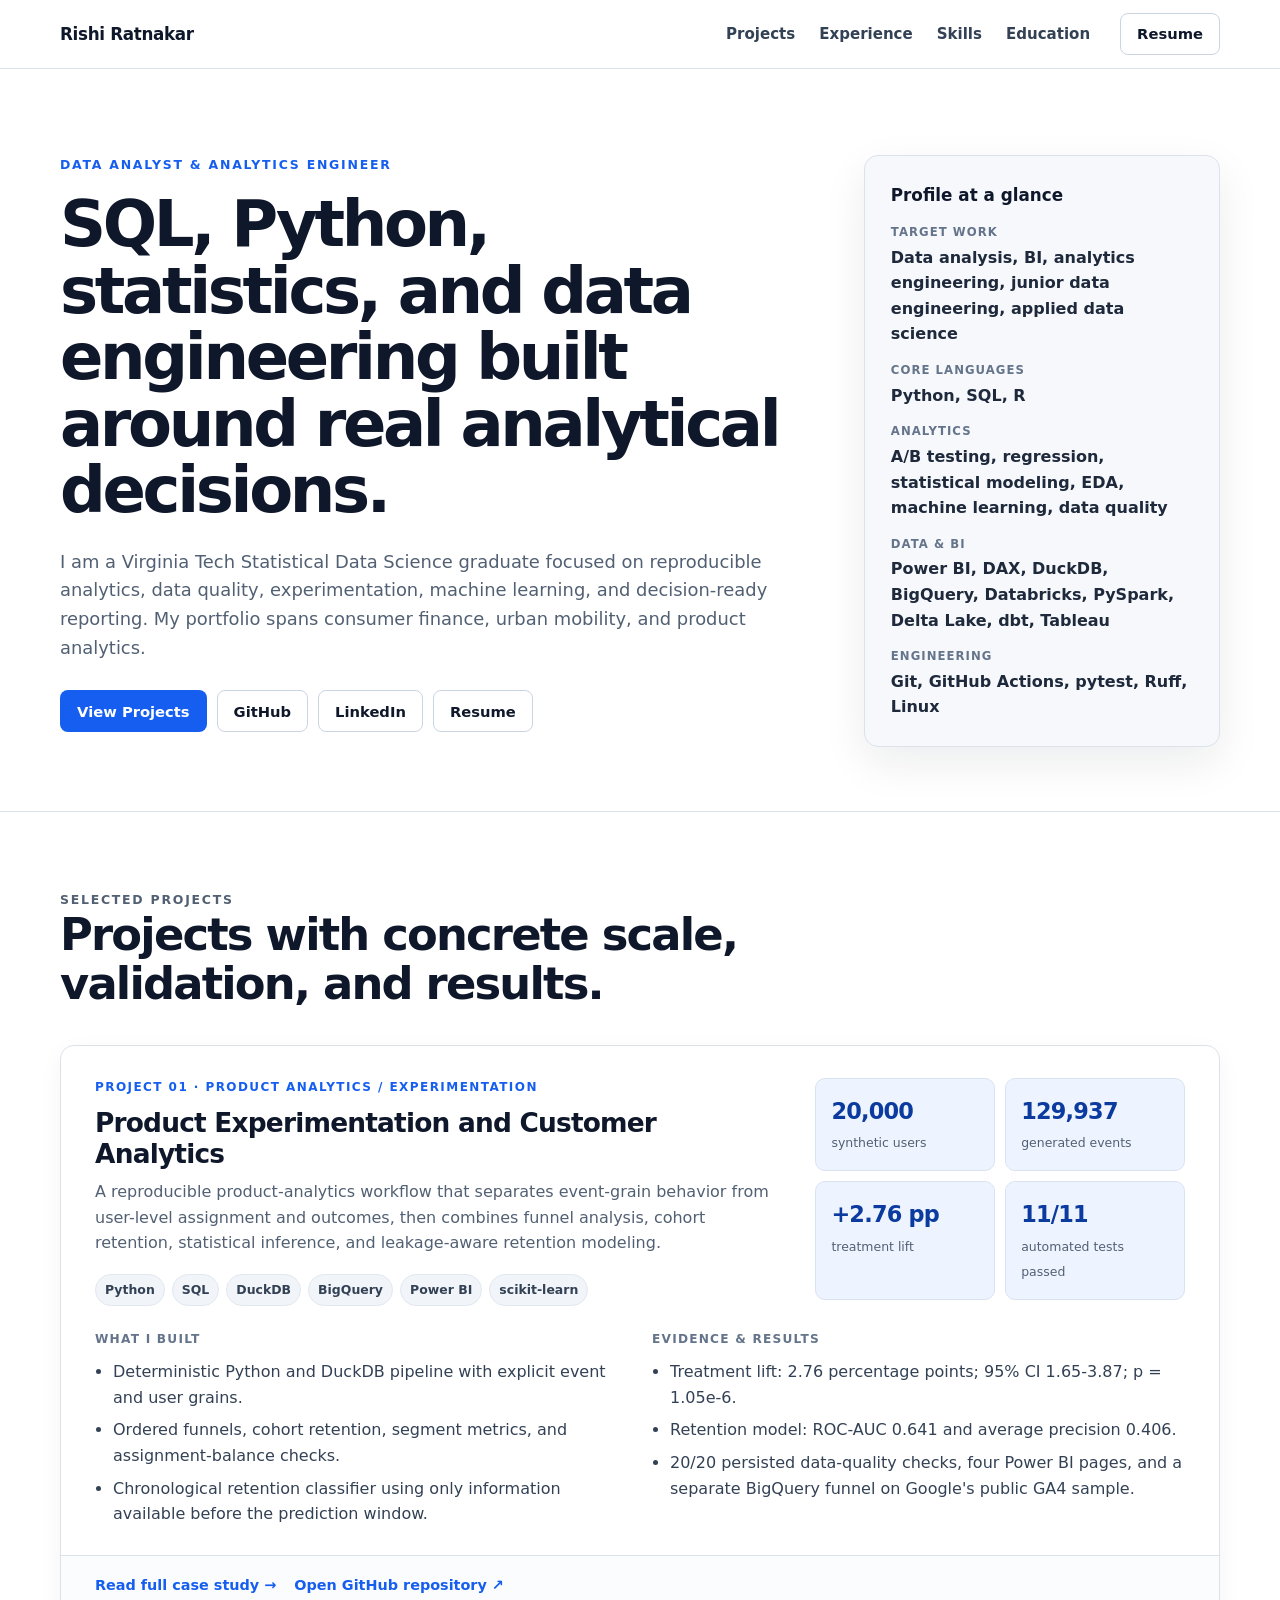
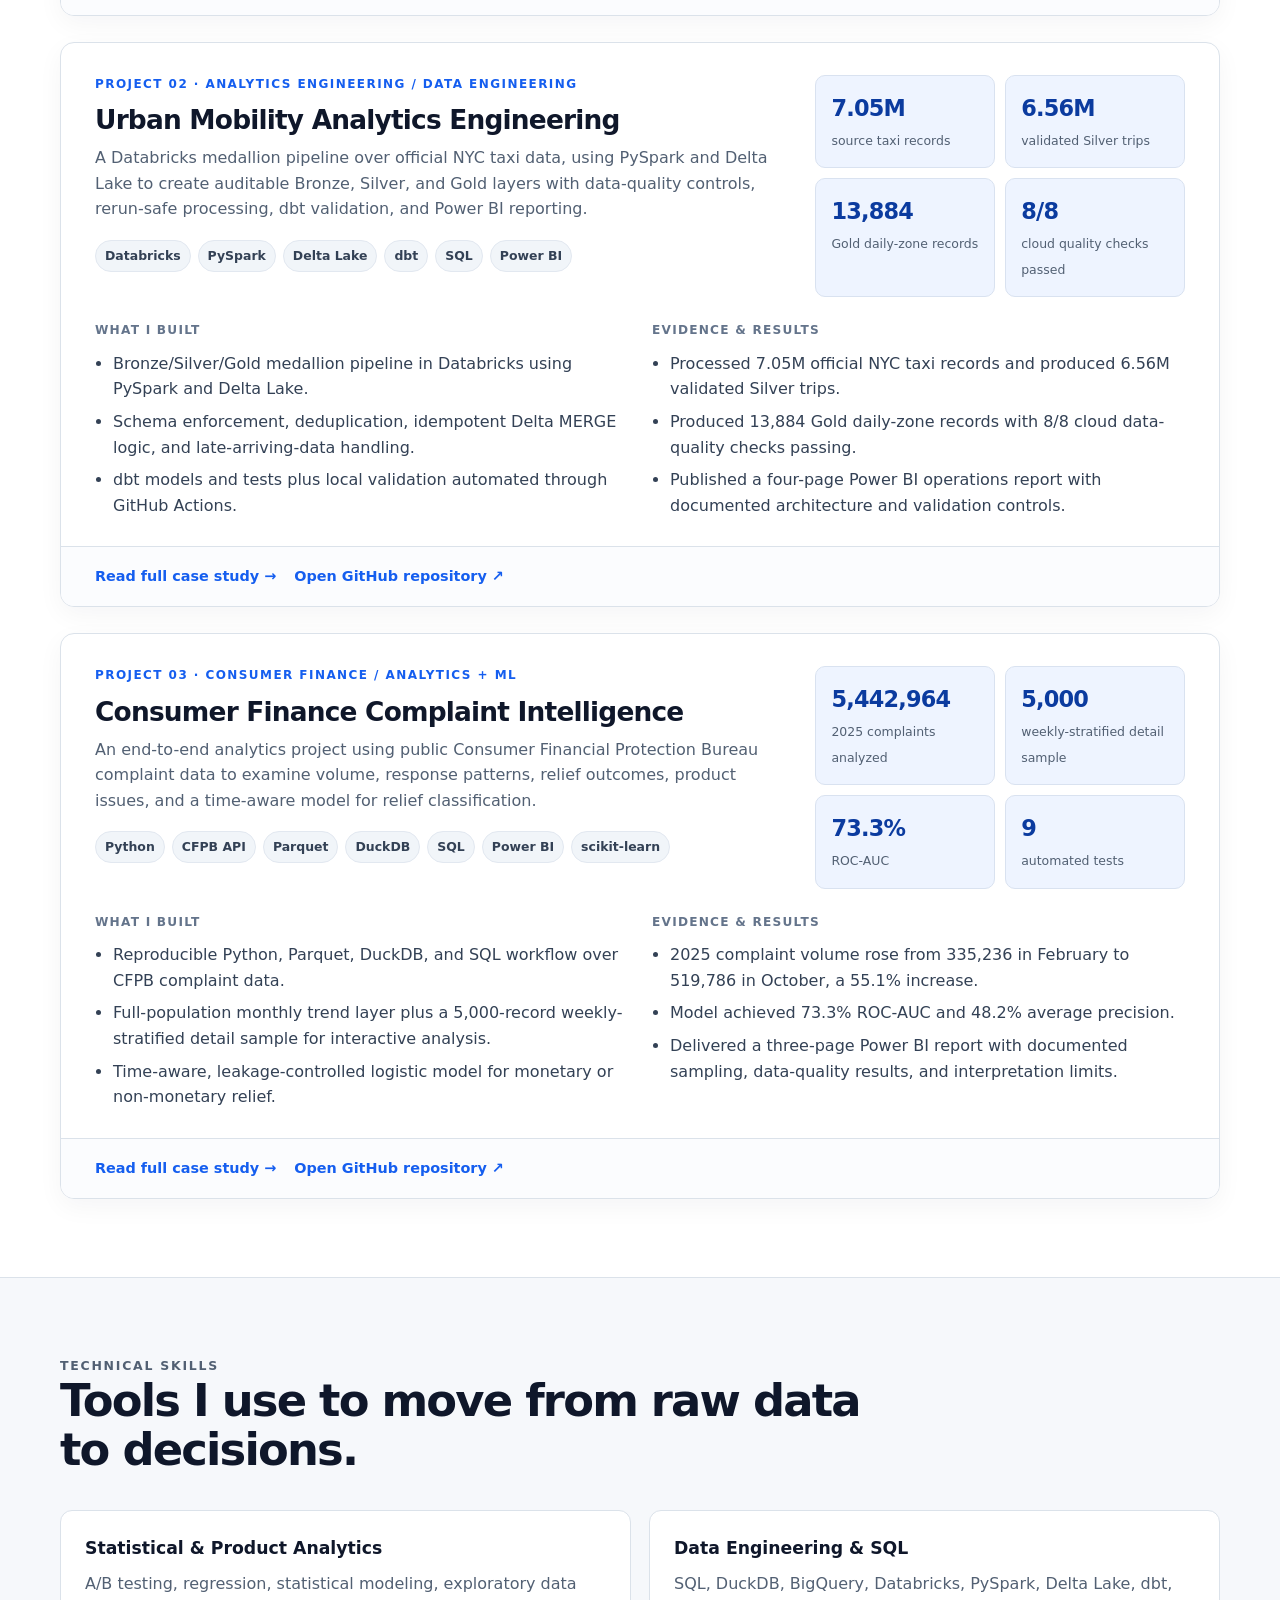
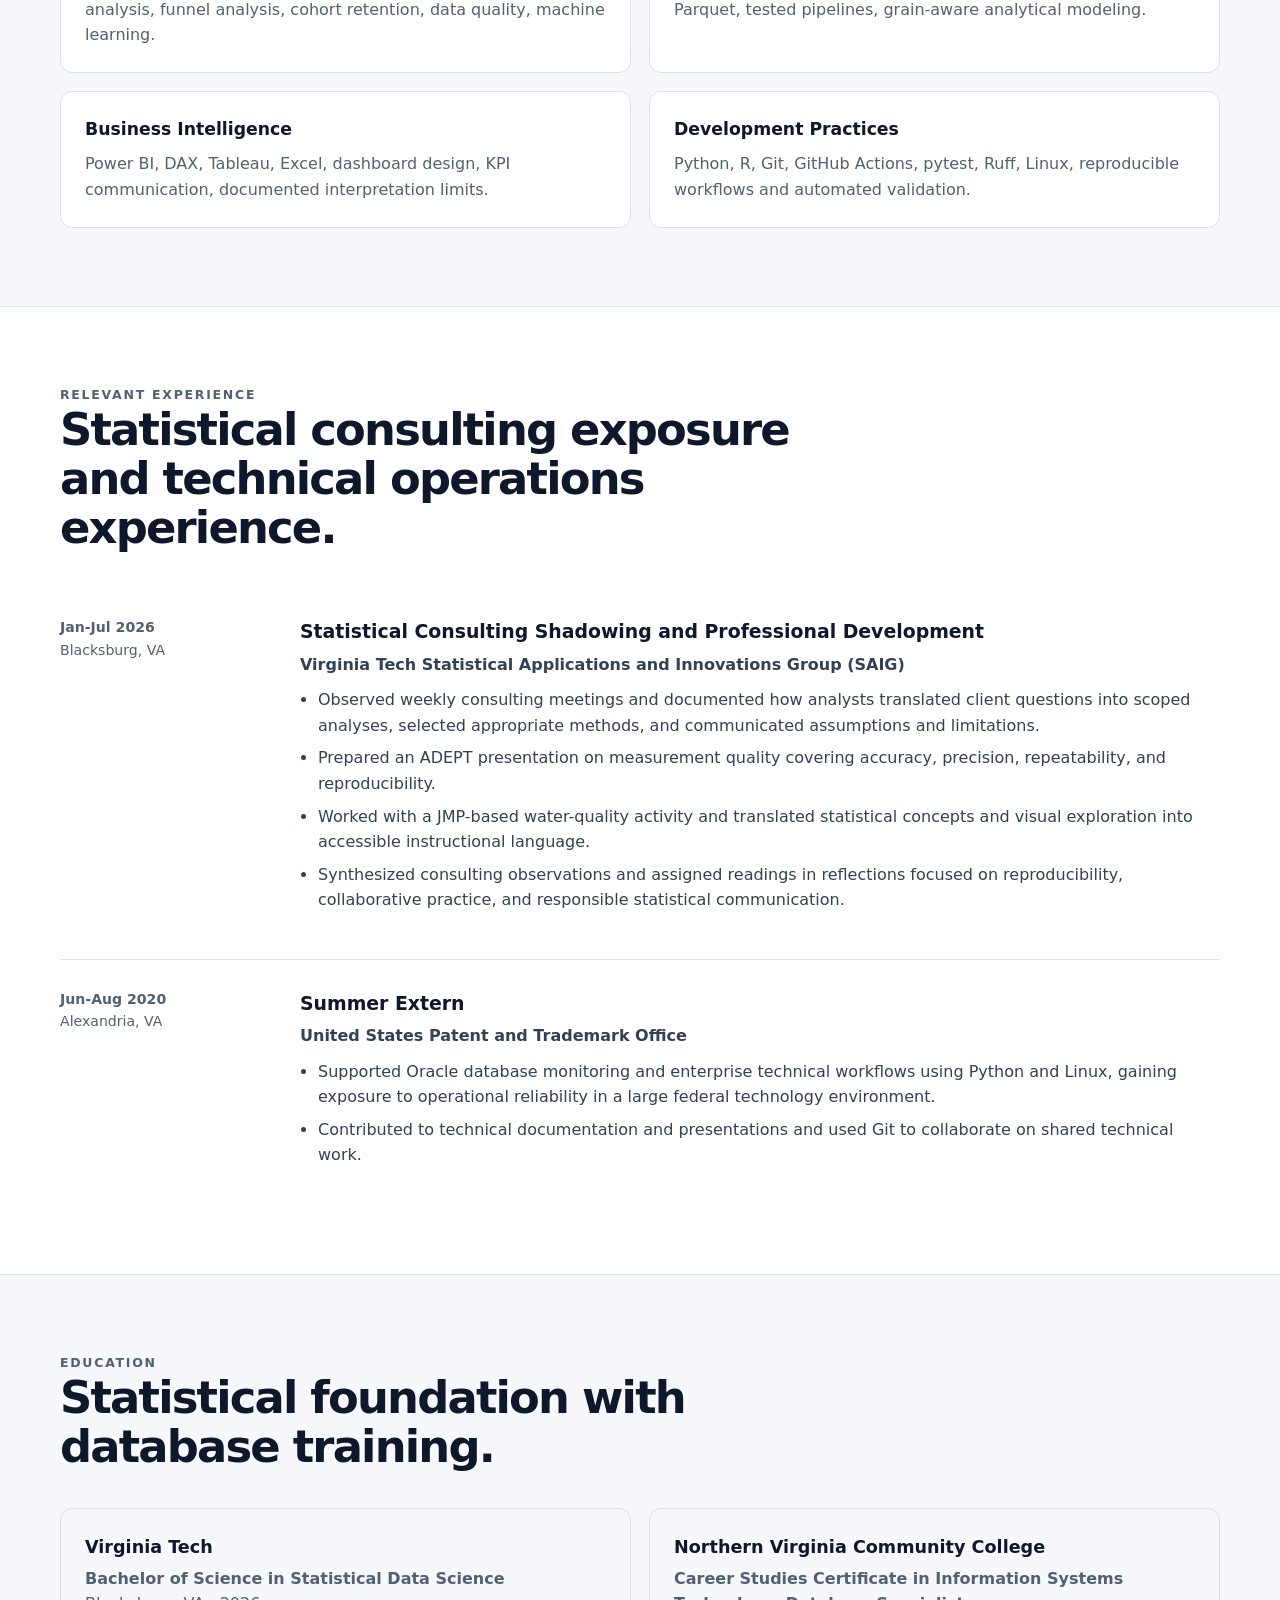
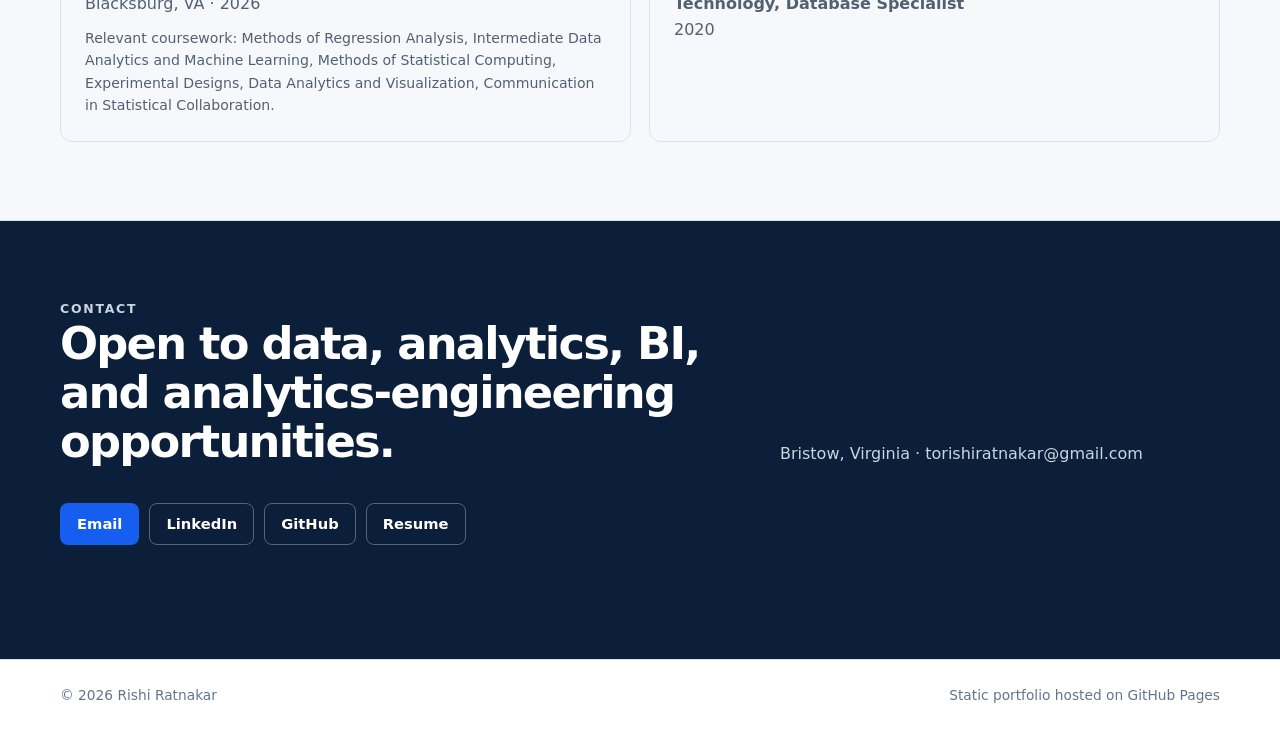
<file: index.html>
<!doctype html>
<html lang="en">
<head>
  <meta charset="utf-8">
  <meta name="viewport" content="width=device-width,initial-scale=1">
  <meta name="description" content="Rishi Ratnakar - Data Analyst and Analytics Engineer portfolio featuring product experimentation, urban mobility engineering, and consumer finance analytics projects.">
  <title>Rishi Ratnakar | Data Analyst & Analytics Engineer</title>
  <link rel="stylesheet" href="styles.css">
</head>
<body>
<header class="site-header">
  <nav class="nav shell" aria-label="Primary navigation">
    <a class="brand" href="#top">Rishi Ratnakar</a>
    <div class="nav-links">
      <a href="#projects">Projects</a><a href="#experience">Experience</a><a href="#skills">Skills</a><a href="#education">Education</a>
    </div>
    <a class="button button-secondary" href="resume.pdf" target="_blank" rel="noopener">Resume</a>
  </nav>
</header>
<main id="top">
<section class="hero">
  <div class="shell hero-grid">
    <div>
      <p class="kicker">Data Analyst & Analytics Engineer</p>
      <h1>SQL, Python, statistics, and data engineering built around real analytical decisions.</h1>
      <p class="hero-lede">I am a Virginia Tech Statistical Data Science graduate focused on reproducible analytics, data quality, experimentation, machine learning, and decision-ready reporting. My portfolio spans consumer finance, urban mobility, and product analytics.</p>
      <div class="actions">
        <a class="button button-primary" href="#projects">View Projects</a>
        <a class="button button-secondary" href="https://github.com/RishiRatnakarData" target="_blank" rel="noopener">GitHub</a>
        <a class="button button-secondary" href="https://www.linkedin.com/in/rishi-ratnakar/" target="_blank" rel="noopener">LinkedIn</a>
        <a class="button button-secondary" href="resume.pdf" target="_blank" rel="noopener">Resume</a>
      </div>
    </div>
    <aside class="profile-panel" aria-label="Profile summary">
      <h2>Profile at a glance</h2>
      <dl>
        <div><dt>Target work</dt><dd>Data analysis, BI, analytics engineering, junior data engineering, applied data science</dd></div>
        <div><dt>Core languages</dt><dd>Python, SQL, R</dd></div>
        <div><dt>Analytics</dt><dd>A/B testing, regression, statistical modeling, EDA, machine learning, data quality</dd></div>
        <div><dt>Data & BI</dt><dd>Power BI, DAX, DuckDB, BigQuery, Databricks, PySpark, Delta Lake, dbt, Tableau</dd></div>
        <div><dt>Engineering</dt><dd>Git, GitHub Actions, pytest, Ruff, Linux</dd></div>
      </dl>
    </aside>
  </div>
</section>

<section class="section" id="projects">
  <div class="shell">
    <div class="section-head section-head-single">
      <div><p class="kicker">Selected Projects</p><h2>Projects with concrete scale, validation, and results.</h2></div>
    </div>
    <div class="projects">

      <article class="project">
        <div class="project-top">
          <div>
            <div class="project-index">Project 01 · Product Analytics / Experimentation</div>
            <h3>Product Experimentation and Customer Analytics</h3>
            <p class="project-summary">A reproducible product-analytics workflow that separates event-grain behavior from user-level assignment and outcomes, then combines funnel analysis, cohort retention, statistical inference, and leakage-aware retention modeling.</p>
            <div class="stack"><span>Python</span><span>SQL</span><span>DuckDB</span><span>BigQuery</span><span>Power BI</span><span>scikit-learn</span></div>
          </div>
          <div class="metrics">
            <div class="metric"><strong>20,000</strong><span>synthetic users</span></div>
            <div class="metric"><strong>129,937</strong><span>generated events</span></div>
            <div class="metric"><strong>+2.76 pp</strong><span>treatment lift</span></div>
            <div class="metric"><strong>11/11</strong><span>automated tests passed</span></div>
          </div>
        </div>
        <div class="project-details">
          <div><h4>What I built</h4><ul><li>Deterministic Python and DuckDB pipeline with explicit event and user grains.</li><li>Ordered funnels, cohort retention, segment metrics, and assignment-balance checks.</li><li>Chronological retention classifier using only information available before the prediction window.</li></ul></div>
          <div><h4>Evidence & results</h4><ul><li>Treatment lift: 2.76 percentage points; 95% CI 1.65-3.87; p = 1.05e-6.</li><li>Retention model: ROC-AUC 0.641 and average precision 0.406.</li><li>20/20 persisted data-quality checks, four Power BI pages, and a separate BigQuery funnel on Google's public GA4 sample.</li></ul></div>
        </div>
        <div class="project-footer"><a href="projects/product-experimentation-analytics.html">Read full case study →</a><a href="https://github.com/RishiRatnakarData/product-experimentation-analytics" target="_blank" rel="noopener">Open GitHub repository ↗</a></div>
      </article>

      <article class="project">
        <div class="project-top">
          <div>
            <div class="project-index">Project 02 · Analytics Engineering / Data Engineering</div>
            <h3>Urban Mobility Analytics Engineering</h3>
            <p class="project-summary">A Databricks medallion pipeline over official NYC taxi data, using PySpark and Delta Lake to create auditable Bronze, Silver, and Gold layers with data-quality controls, rerun-safe processing, dbt validation, and Power BI reporting.</p>
            <div class="stack"><span>Databricks</span><span>PySpark</span><span>Delta Lake</span><span>dbt</span><span>SQL</span><span>Power BI</span></div>
          </div>
          <div class="metrics">
            <div class="metric"><strong>7.05M</strong><span>source taxi records</span></div>
            <div class="metric"><strong>6.56M</strong><span>validated Silver trips</span></div>
            <div class="metric"><strong>13,884</strong><span>Gold daily-zone records</span></div>
            <div class="metric"><strong>8/8</strong><span>cloud quality checks passed</span></div>
          </div>
        </div>
        <div class="project-details">
          <div><h4>What I built</h4><ul><li>Bronze/Silver/Gold medallion pipeline in Databricks using PySpark and Delta Lake.</li><li>Schema enforcement, deduplication, idempotent Delta MERGE logic, and late-arriving-data handling.</li><li>dbt models and tests plus local validation automated through GitHub Actions.</li></ul></div>
          <div><h4>Evidence & results</h4><ul><li>Processed 7.05M official NYC taxi records and produced 6.56M validated Silver trips.</li><li>Produced 13,884 Gold daily-zone records with 8/8 cloud data-quality checks passing.</li><li>Published a four-page Power BI operations report with documented architecture and validation controls.</li></ul></div>
        </div>
        <div class="project-footer"><a href="projects/urban-mobility-analytics-engineering.html">Read full case study →</a><a href="https://github.com/RishiRatnakarData/urban-mobility-analytics-engineering" target="_blank" rel="noopener">Open GitHub repository ↗</a></div>
      </article>

      <article class="project">
        <div class="project-top">
          <div>
            <div class="project-index">Project 03 · Consumer Finance / Analytics + ML</div>
            <h3>Consumer Finance Complaint Intelligence</h3>
            <p class="project-summary">An end-to-end analytics project using public Consumer Financial Protection Bureau complaint data to examine volume, response patterns, relief outcomes, product issues, and a time-aware model for relief classification.</p>
            <div class="stack"><span>Python</span><span>CFPB API</span><span>Parquet</span><span>DuckDB</span><span>SQL</span><span>Power BI</span><span>scikit-learn</span></div>
          </div>
          <div class="metrics">
            <div class="metric"><strong>5,442,964</strong><span>2025 complaints analyzed</span></div>
            <div class="metric"><strong>5,000</strong><span>weekly-stratified detail sample</span></div>
            <div class="metric"><strong>73.3%</strong><span>ROC-AUC</span></div>
            <div class="metric"><strong>9</strong><span>automated tests</span></div>
          </div>
        </div>
        <div class="project-details">
          <div><h4>What I built</h4><ul><li>Reproducible Python, Parquet, DuckDB, and SQL workflow over CFPB complaint data.</li><li>Full-population monthly trend layer plus a 5,000-record weekly-stratified detail sample for interactive analysis.</li><li>Time-aware, leakage-controlled logistic model for monetary or non-monetary relief.</li></ul></div>
          <div><h4>Evidence & results</h4><ul><li>2025 complaint volume rose from 335,236 in February to 519,786 in October, a 55.1% increase.</li><li>Model achieved 73.3% ROC-AUC and 48.2% average precision.</li><li>Delivered a three-page Power BI report with documented sampling, data-quality results, and interpretation limits.</li></ul></div>
        </div>
        <div class="project-footer"><a href="projects/consumer-complaint-intelligence.html">Read full case study →</a><a href="https://github.com/RishiRatnakarData/consumer-complaint-intelligence" target="_blank" rel="noopener">Open GitHub repository ↗</a></div>
      </article>

    </div>
  </div>
</section>

<section class="section section-muted" id="skills">
  <div class="shell">
    <div class="section-head section-head-single"><div><p class="kicker">Technical Skills</p><h2>Tools I use to move from raw data to decisions.</h2></div></div>
    <div class="grid-2">
      <article class="cap-card"><h3>Statistical & Product Analytics</h3><p>A/B testing, regression, statistical modeling, exploratory data analysis, funnel analysis, cohort retention, data quality, machine learning.</p></article>
      <article class="cap-card"><h3>Data Engineering & SQL</h3><p>SQL, DuckDB, BigQuery, Databricks, PySpark, Delta Lake, dbt, Parquet, tested pipelines, grain-aware analytical modeling.</p></article>
      <article class="cap-card"><h3>Business Intelligence</h3><p>Power BI, DAX, Tableau, Excel, dashboard design, KPI communication, documented interpretation limits.</p></article>
      <article class="cap-card"><h3>Development Practices</h3><p>Python, R, Git, GitHub Actions, pytest, Ruff, Linux, reproducible workflows and automated validation.</p></article>
    </div>
  </div>
</section>

<section class="section" id="experience">
  <div class="shell">
    <div class="section-head section-head-single"><div><p class="kicker">Relevant Experience</p><h2>Statistical consulting exposure and technical operations experience.</h2></div></div>
    <div class="timeline">
      <article class="role"><div class="role-meta"><strong>Jan-Jul 2026</strong><br>Blacksburg, VA</div><div><h3>Statistical Consulting Shadowing and Professional Development</h3><div class="org">Virginia Tech Statistical Applications and Innovations Group (SAIG)</div><ul><li>Observed weekly consulting meetings and documented how analysts translated client questions into scoped analyses, selected appropriate methods, and communicated assumptions and limitations.</li><li>Prepared an ADEPT presentation on measurement quality covering accuracy, precision, repeatability, and reproducibility.</li><li>Worked with a JMP-based water-quality activity and translated statistical concepts and visual exploration into accessible instructional language.</li><li>Synthesized consulting observations and assigned readings in reflections focused on reproducibility, collaborative practice, and responsible statistical communication.</li></ul></div></article>
      <article class="role"><div class="role-meta"><strong>Jun-Aug 2020</strong><br>Alexandria, VA</div><div><h3>Summer Extern</h3><div class="org">United States Patent and Trademark Office</div><ul><li>Supported Oracle database monitoring and enterprise technical workflows using Python and Linux, gaining exposure to operational reliability in a large federal technology environment.</li><li>Contributed to technical documentation and presentations and used Git to collaborate on shared technical work.</li></ul></div></article>
    </div>
  </div>
</section>

<section class="section section-muted" id="education">
  <div class="shell">
    <div class="section-head section-head-single"><div><p class="kicker">Education</p><h2>Statistical foundation with database training.</h2></div></div>
    <div class="edu-grid">
      <article class="edu-card"><h3>Virginia Tech</h3><p><strong>Bachelor of Science in Statistical Data Science</strong><br>Blacksburg, VA · 2026</p><p class="coursework">Relevant coursework: Methods of Regression Analysis, Intermediate Data Analytics and Machine Learning, Methods of Statistical Computing, Experimental Designs, Data Analytics and Visualization, Communication in Statistical Collaboration.</p></article>
      <article class="edu-card"><h3>Northern Virginia Community College</h3><p><strong>Career Studies Certificate in Information Systems Technology, Database Specialist</strong><br>2020</p></article>
    </div>
  </div>
</section>

<section class="section contact">
  <div class="shell">
    <div class="section-head"><div><p class="kicker">Contact</p><h2>Open to data, analytics, BI, and analytics-engineering opportunities.</h2></div><p>Bristow, Virginia · torishiratnakar@gmail.com</p></div>
    <div class="actions"><a class="button button-primary" href="mailto:torishiratnakar@gmail.com">Email</a><a class="button button-secondary" href="https://www.linkedin.com/in/rishi-ratnakar/" target="_blank" rel="noopener">LinkedIn</a><a class="button button-secondary" href="https://github.com/RishiRatnakarData" target="_blank" rel="noopener">GitHub</a><a class="button button-secondary" href="resume.pdf" target="_blank" rel="noopener">Resume</a></div>
  </div>
</section>
</main>
<footer class="footer"><div class="shell footer-inner"><span>© 2026 Rishi Ratnakar</span><span>Static portfolio hosted on GitHub Pages</span></div></footer>
</body>
</html>
</file>
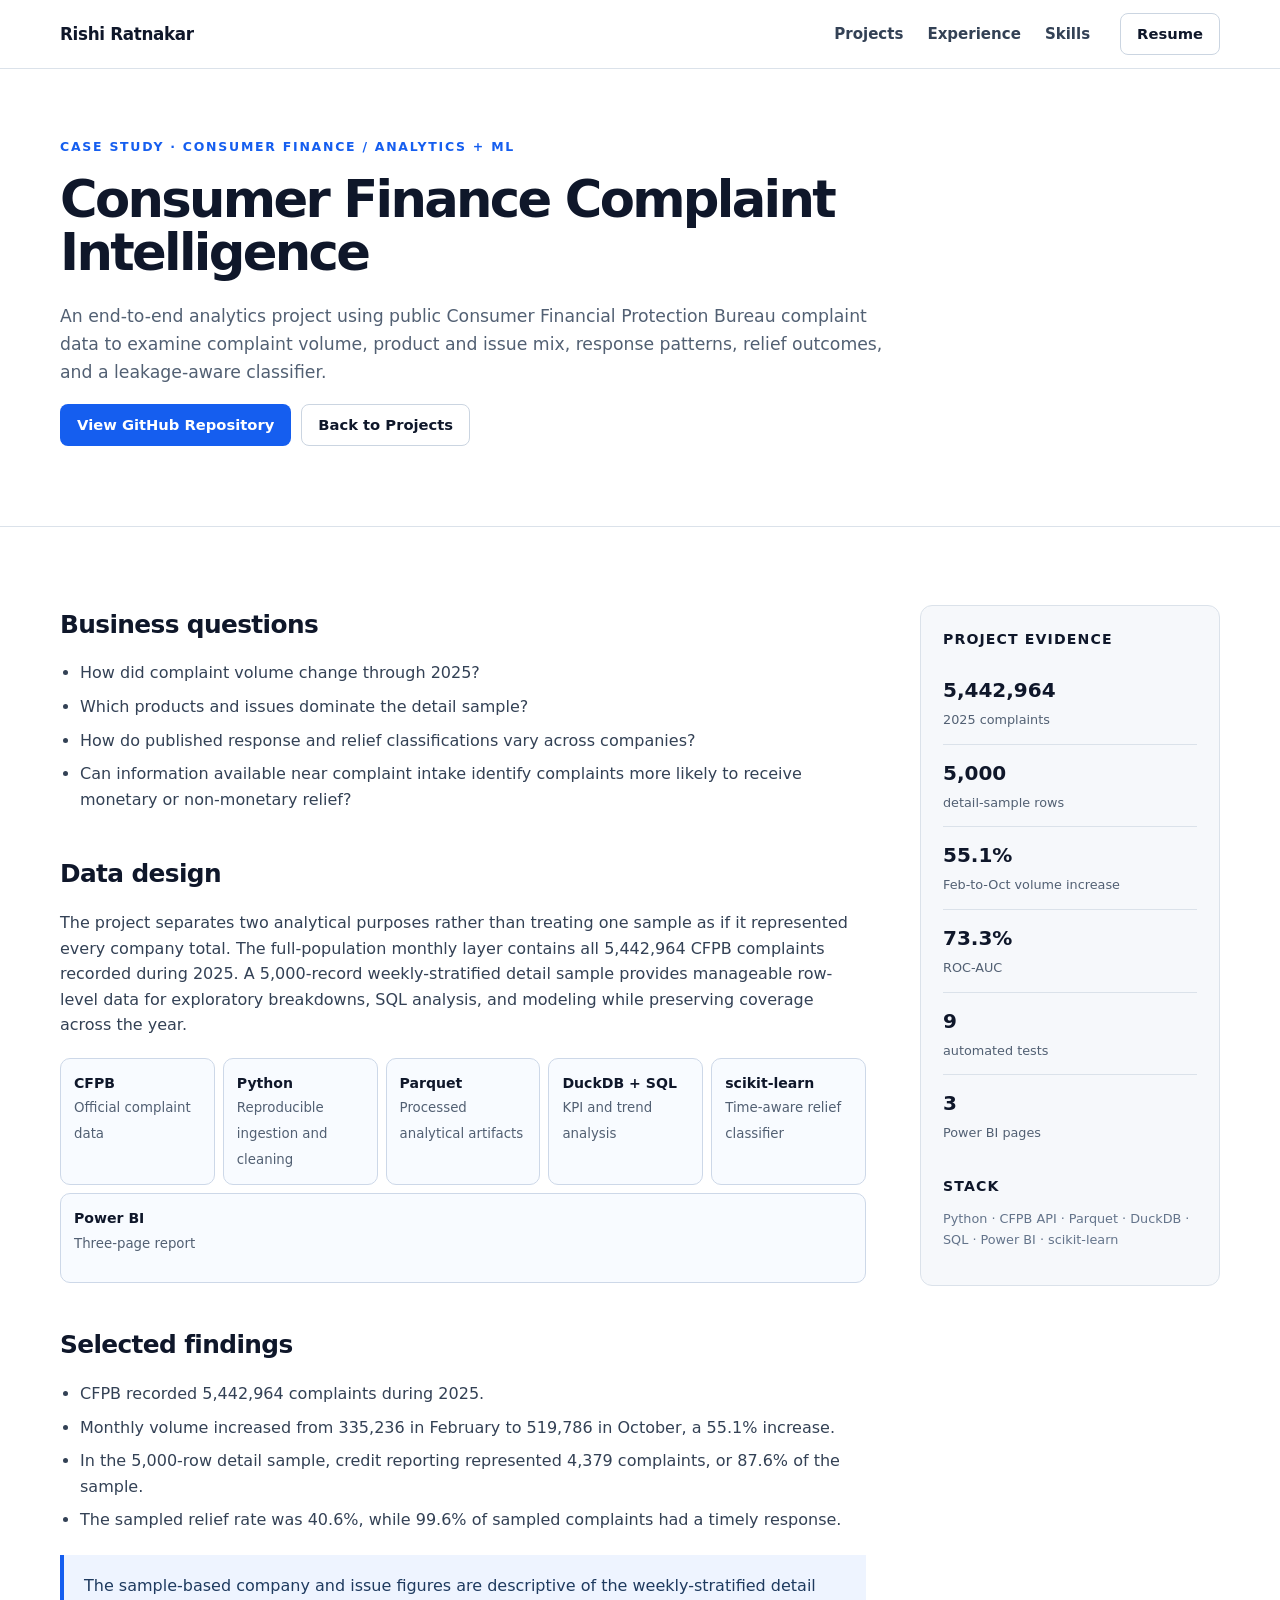
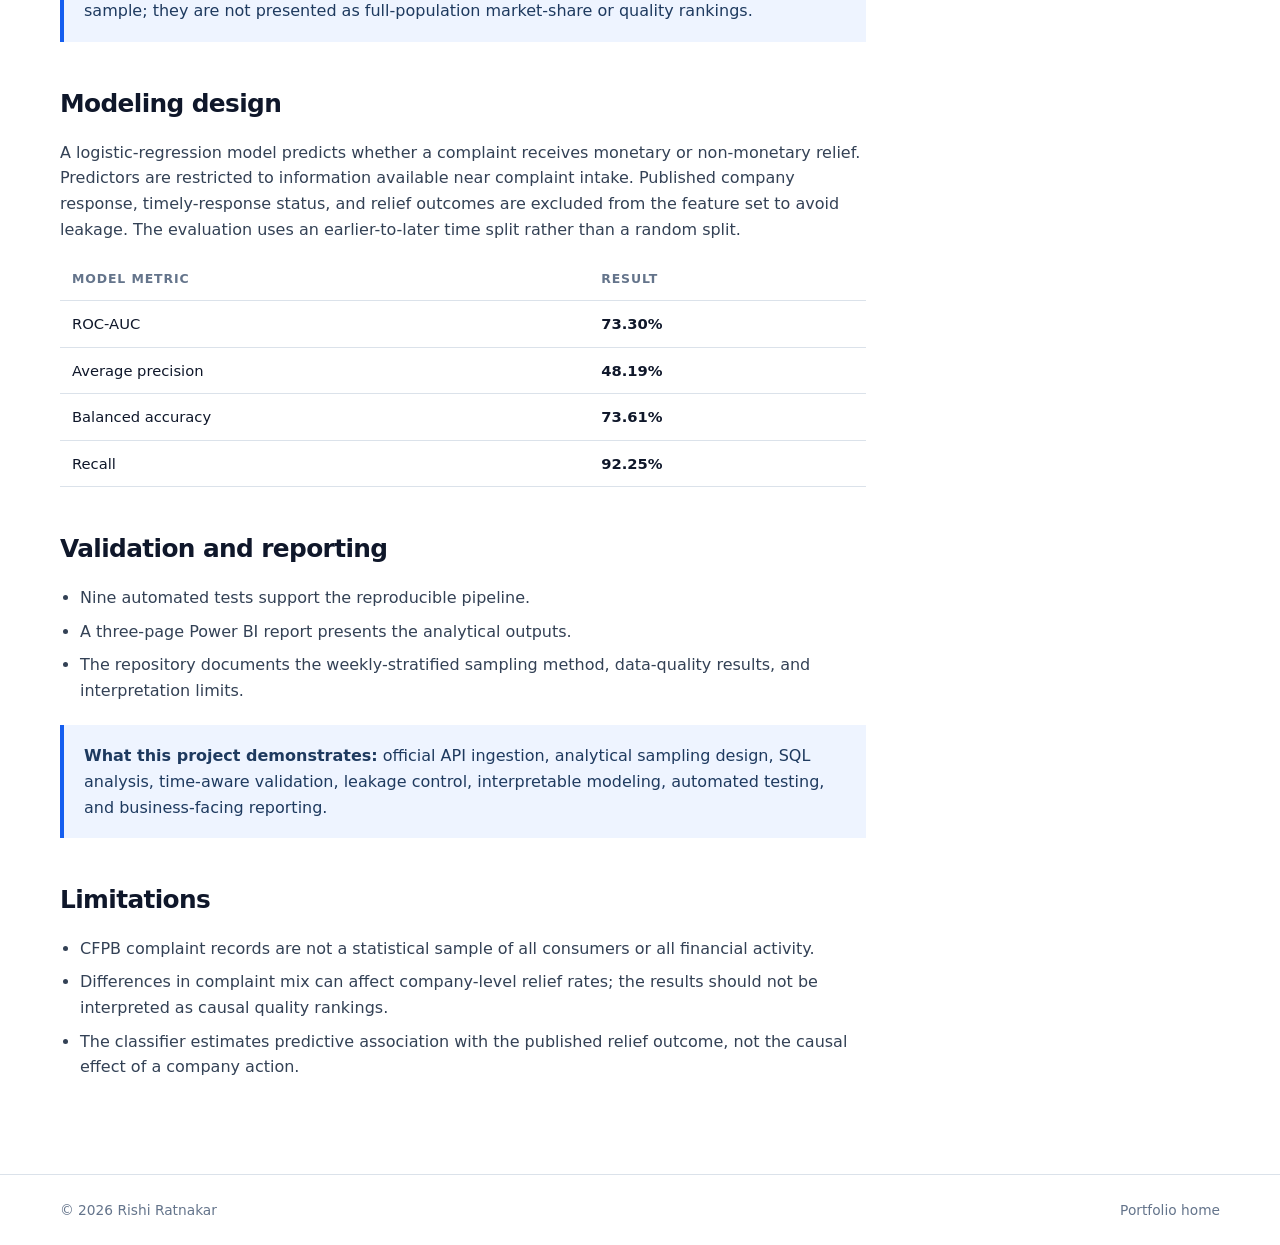
<file: projects/consumer-complaint-intelligence.html>
<!doctype html><html lang="en"><head><meta charset="utf-8"><meta name="viewport" content="width=device-width,initial-scale=1"><meta name="description" content="Consumer Finance Complaint Intelligence case study by Rishi Ratnakar."><title>Consumer Finance Complaint Intelligence | Rishi Ratnakar</title><link rel="stylesheet" href="../styles.css"></head><body>
<header class="site-header"><nav class="nav shell"><a class="brand" href="../index.html">Rishi Ratnakar</a><div class="nav-links"><a href="../index.html#projects">Projects</a><a href="../index.html#experience">Experience</a><a href="../index.html#skills">Skills</a></div><a class="button button-secondary" href="../resume.pdf" target="_blank" rel="noopener">Resume</a></nav></header>
<main><section class="case-hero"><div class="shell"><p class="kicker">Case Study · Consumer Finance / Analytics + ML</p><h1>Consumer Finance Complaint Intelligence</h1><p class="case-sub">An end-to-end analytics project using public Consumer Financial Protection Bureau complaint data to examine complaint volume, product and issue mix, response patterns, relief outcomes, and a leakage-aware classifier.</p><div class="actions"><a class="button button-primary" href="https://github.com/RishiRatnakarData/consumer-complaint-intelligence" target="_blank" rel="noopener">View GitHub Repository</a><a class="button button-secondary" href="../index.html#projects">Back to Projects</a></div></div></section>
<section class="section"><div class="shell case-grid"><article class="case-main">
<h2>Business questions</h2><ul><li>How did complaint volume change through 2025?</li><li>Which products and issues dominate the detail sample?</li><li>How do published response and relief classifications vary across companies?</li><li>Can information available near complaint intake identify complaints more likely to receive monetary or non-monetary relief?</li></ul>
<h2>Data design</h2><p>The project separates two analytical purposes rather than treating one sample as if it represented every company total. The full-population monthly layer contains all 5,442,964 CFPB complaints recorded during 2025. A 5,000-record weekly-stratified detail sample provides manageable row-level data for exploratory breakdowns, SQL analysis, and modeling while preserving coverage across the year.</p>
<div class="arch"><div><b>CFPB</b><small>Official complaint data</small></div><div><b>Python</b><small>Reproducible ingestion and cleaning</small></div><div><b>Parquet</b><small>Processed analytical artifacts</small></div><div><b>DuckDB + SQL</b><small>KPI and trend analysis</small></div><div><b>scikit-learn</b><small>Time-aware relief classifier</small></div><div><b>Power BI</b><small>Three-page report</small></div></div>
<h2>Selected findings</h2><ul><li>CFPB recorded 5,442,964 complaints during 2025.</li><li>Monthly volume increased from 335,236 in February to 519,786 in October, a 55.1% increase.</li><li>In the 5,000-row detail sample, credit reporting represented 4,379 complaints, or 87.6% of the sample.</li><li>The sampled relief rate was 40.6%, while 99.6% of sampled complaints had a timely response.</li></ul>
<div class="callout">The sample-based company and issue figures are descriptive of the weekly-stratified detail sample; they are not presented as full-population market-share or quality rankings.</div>
<h2>Modeling design</h2><p>A logistic-regression model predicts whether a complaint receives monetary or non-monetary relief. Predictors are restricted to information available near complaint intake. Published company response, timely-response status, and relief outcomes are excluded from the feature set to avoid leakage. The evaluation uses an earlier-to-later time split rather than a random split.</p>
<table class="results-table"><thead><tr><th>Model metric</th><th>Result</th></tr></thead><tbody><tr><td>ROC-AUC</td><td>73.30%</td></tr><tr><td>Average precision</td><td>48.19%</td></tr><tr><td>Balanced accuracy</td><td>73.61%</td></tr><tr><td>Recall</td><td>92.25%</td></tr></tbody></table>
<h2>Validation and reporting</h2><ul><li>Nine automated tests support the reproducible pipeline.</li><li>A three-page Power BI report presents the analytical outputs.</li><li>The repository documents the weekly-stratified sampling method, data-quality results, and interpretation limits.</li></ul>
<div class="callout"><strong>What this project demonstrates:</strong> official API ingestion, analytical sampling design, SQL analysis, time-aware validation, leakage control, interpretable modeling, automated testing, and business-facing reporting.</div>
<h2>Limitations</h2><ul><li>CFPB complaint records are not a statistical sample of all consumers or all financial activity.</li><li>Differences in complaint mix can affect company-level relief rates; the results should not be interpreted as causal quality rankings.</li><li>The classifier estimates predictive association with the published relief outcome, not the causal effect of a company action.</li></ul>
</article><aside class="sidebar"><h3>Project evidence</h3><div class="stat"><strong>5,442,964</strong><span>2025 complaints</span></div><div class="stat"><strong>5,000</strong><span>detail-sample rows</span></div><div class="stat"><strong>55.1%</strong><span>Feb-to-Oct volume increase</span></div><div class="stat"><strong>73.3%</strong><span>ROC-AUC</span></div><div class="stat"><strong>9</strong><span>automated tests</span></div><div class="stat"><strong>3</strong><span>Power BI pages</span></div><h3 style="margin-top:18px">Stack</h3><p class="small-note">Python · CFPB API · Parquet · DuckDB · SQL · Power BI · scikit-learn</p></aside></div></section></main>
<footer class="footer"><div class="shell footer-inner"><span>© 2026 Rishi Ratnakar</span><a href="../index.html">Portfolio home</a></div></footer></body></html>
</file>
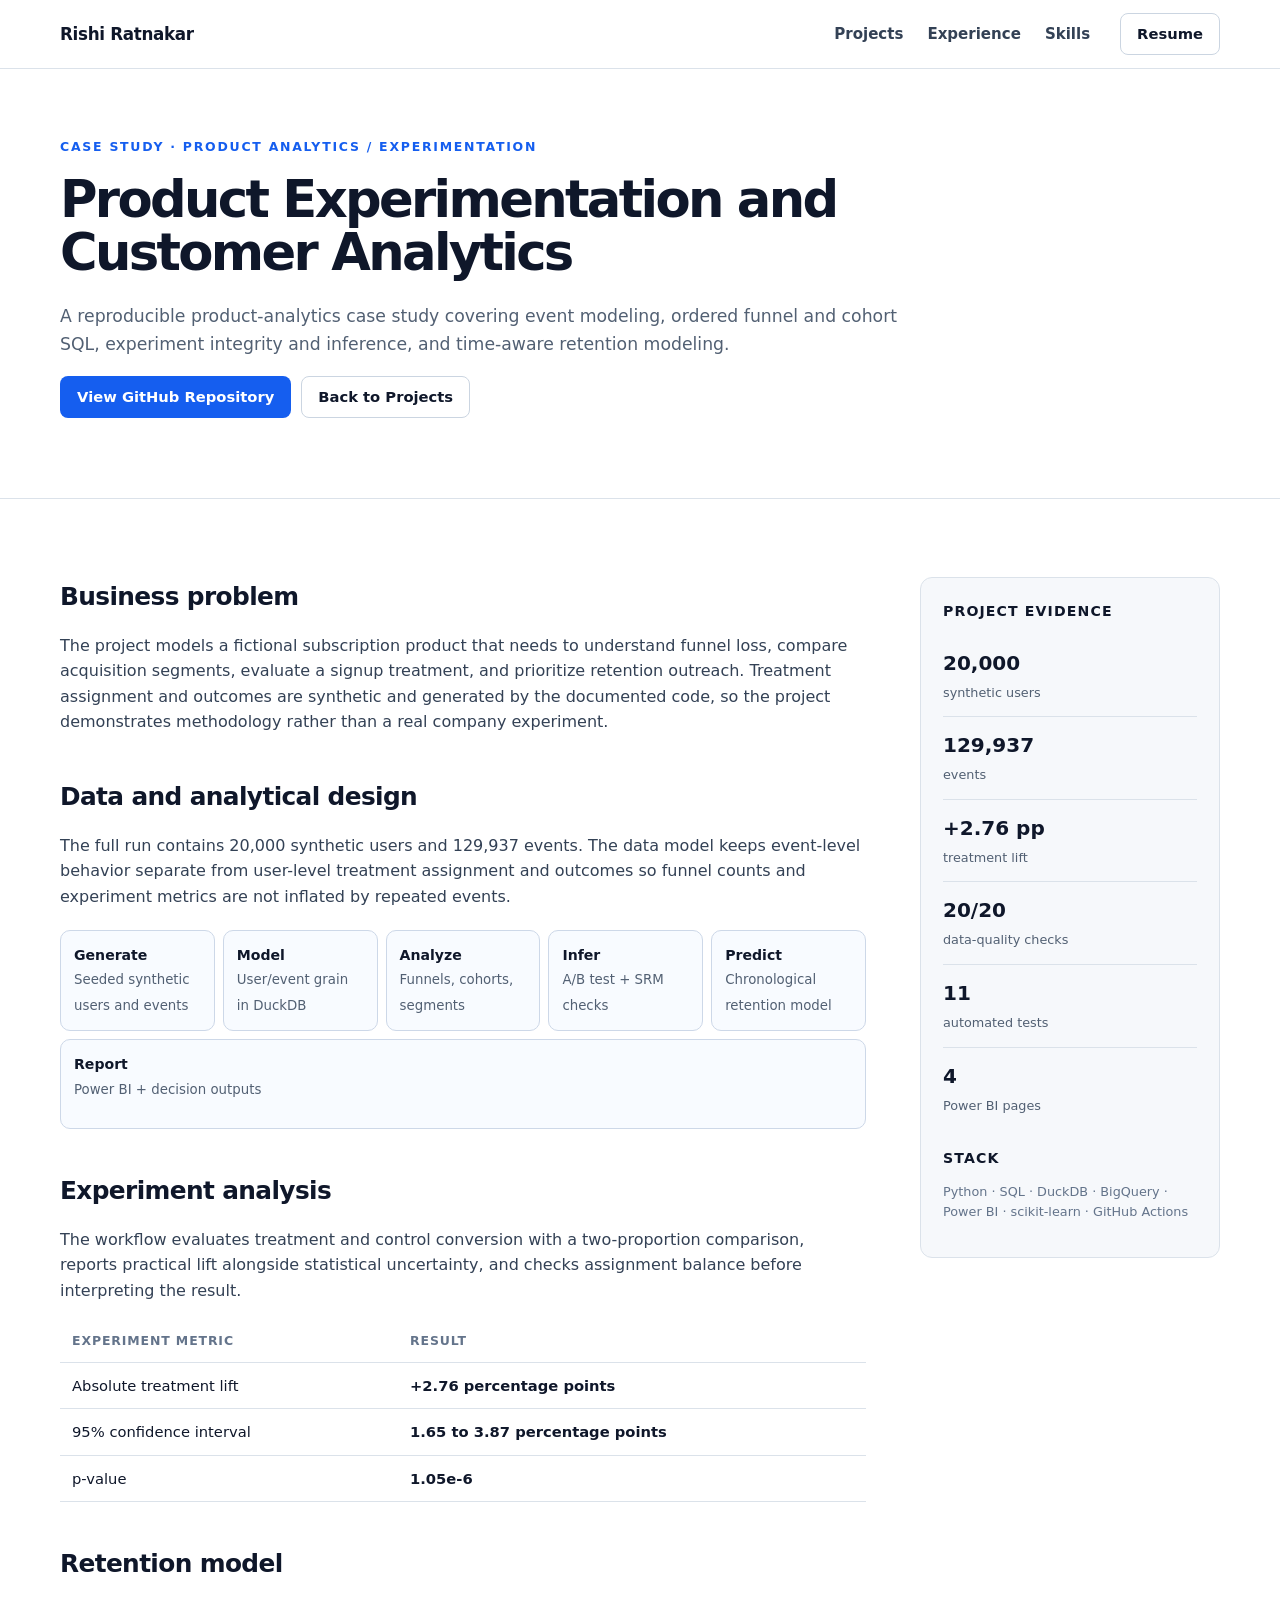
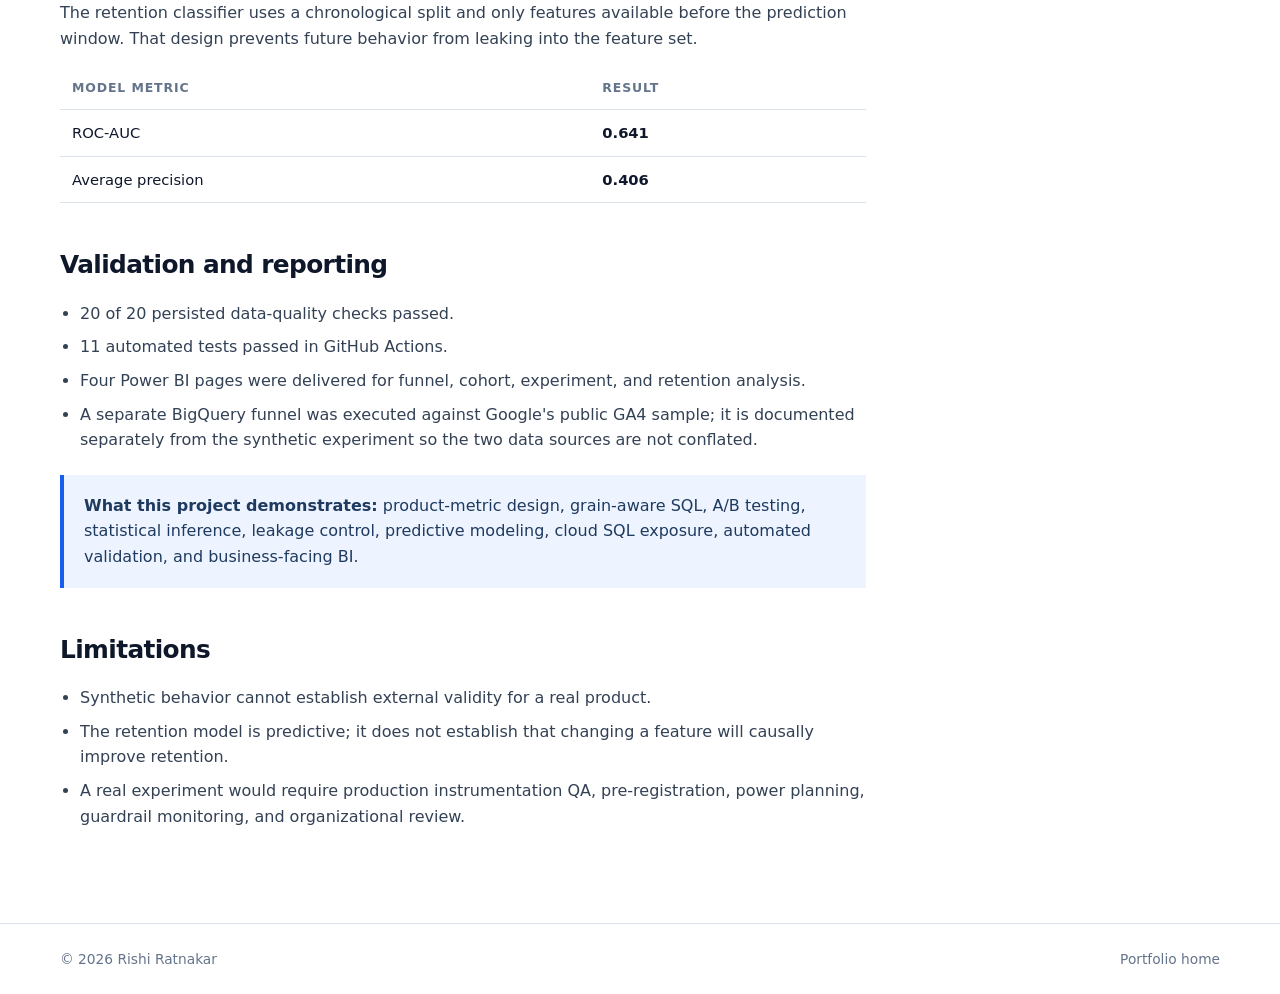
<file: projects/product-experimentation-analytics.html>
<!doctype html><html lang="en"><head><meta charset="utf-8"><meta name="viewport" content="width=device-width,initial-scale=1"><meta name="description" content="Product Experimentation and Customer Analytics case study by Rishi Ratnakar."><title>Product Experimentation and Customer Analytics | Rishi Ratnakar</title><link rel="stylesheet" href="../styles.css"></head><body>
<header class="site-header"><nav class="nav shell"><a class="brand" href="../index.html">Rishi Ratnakar</a><div class="nav-links"><a href="../index.html#projects">Projects</a><a href="../index.html#experience">Experience</a><a href="../index.html#skills">Skills</a></div><a class="button button-secondary" href="../resume.pdf" target="_blank" rel="noopener">Resume</a></nav></header>
<main><section class="case-hero"><div class="shell"><p class="kicker">Case Study · Product Analytics / Experimentation</p><h1>Product Experimentation and Customer Analytics</h1><p class="case-sub">A reproducible product-analytics case study covering event modeling, ordered funnel and cohort SQL, experiment integrity and inference, and time-aware retention modeling.</p><div class="actions"><a class="button button-primary" href="https://github.com/RishiRatnakarData/product-experimentation-analytics" target="_blank" rel="noopener">View GitHub Repository</a><a class="button button-secondary" href="../index.html#projects">Back to Projects</a></div></div></section>
<section class="section"><div class="shell case-grid"><article class="case-main">
<h2>Business problem</h2><p>The project models a fictional subscription product that needs to understand funnel loss, compare acquisition segments, evaluate a signup treatment, and prioritize retention outreach. Treatment assignment and outcomes are synthetic and generated by the documented code, so the project demonstrates methodology rather than a real company experiment.</p>
<h2>Data and analytical design</h2><p>The full run contains 20,000 synthetic users and 129,937 events. The data model keeps event-level behavior separate from user-level treatment assignment and outcomes so funnel counts and experiment metrics are not inflated by repeated events.</p>
<div class="arch"><div><b>Generate</b><small>Seeded synthetic users and events</small></div><div><b>Model</b><small>User/event grain in DuckDB</small></div><div><b>Analyze</b><small>Funnels, cohorts, segments</small></div><div><b>Infer</b><small>A/B test + SRM checks</small></div><div><b>Predict</b><small>Chronological retention model</small></div><div><b>Report</b><small>Power BI + decision outputs</small></div></div>
<h2>Experiment analysis</h2><p>The workflow evaluates treatment and control conversion with a two-proportion comparison, reports practical lift alongside statistical uncertainty, and checks assignment balance before interpreting the result.</p>
<table class="results-table"><thead><tr><th>Experiment metric</th><th>Result</th></tr></thead><tbody><tr><td>Absolute treatment lift</td><td>+2.76 percentage points</td></tr><tr><td>95% confidence interval</td><td>1.65 to 3.87 percentage points</td></tr><tr><td>p-value</td><td>1.05e-6</td></tr></tbody></table>
<h2>Retention model</h2><p>The retention classifier uses a chronological split and only features available before the prediction window. That design prevents future behavior from leaking into the feature set.</p>
<table class="results-table"><thead><tr><th>Model metric</th><th>Result</th></tr></thead><tbody><tr><td>ROC-AUC</td><td>0.641</td></tr><tr><td>Average precision</td><td>0.406</td></tr></tbody></table>
<h2>Validation and reporting</h2><ul><li>20 of 20 persisted data-quality checks passed.</li><li>11 automated tests passed in GitHub Actions.</li><li>Four Power BI pages were delivered for funnel, cohort, experiment, and retention analysis.</li><li>A separate BigQuery funnel was executed against Google's public GA4 sample; it is documented separately from the synthetic experiment so the two data sources are not conflated.</li></ul>
<div class="callout"><strong>What this project demonstrates:</strong> product-metric design, grain-aware SQL, A/B testing, statistical inference, leakage control, predictive modeling, cloud SQL exposure, automated validation, and business-facing BI.</div>
<h2>Limitations</h2><ul><li>Synthetic behavior cannot establish external validity for a real product.</li><li>The retention model is predictive; it does not establish that changing a feature will causally improve retention.</li><li>A real experiment would require production instrumentation QA, pre-registration, power planning, guardrail monitoring, and organizational review.</li></ul>
</article><aside class="sidebar"><h3>Project evidence</h3><div class="stat"><strong>20,000</strong><span>synthetic users</span></div><div class="stat"><strong>129,937</strong><span>events</span></div><div class="stat"><strong>+2.76 pp</strong><span>treatment lift</span></div><div class="stat"><strong>20/20</strong><span>data-quality checks</span></div><div class="stat"><strong>11</strong><span>automated tests</span></div><div class="stat"><strong>4</strong><span>Power BI pages</span></div><h3 style="margin-top:18px">Stack</h3><p class="small-note">Python · SQL · DuckDB · BigQuery · Power BI · scikit-learn · GitHub Actions</p></aside></div></section></main>
<footer class="footer"><div class="shell footer-inner"><span>© 2026 Rishi Ratnakar</span><a href="../index.html">Portfolio home</a></div></footer></body></html>
</file>
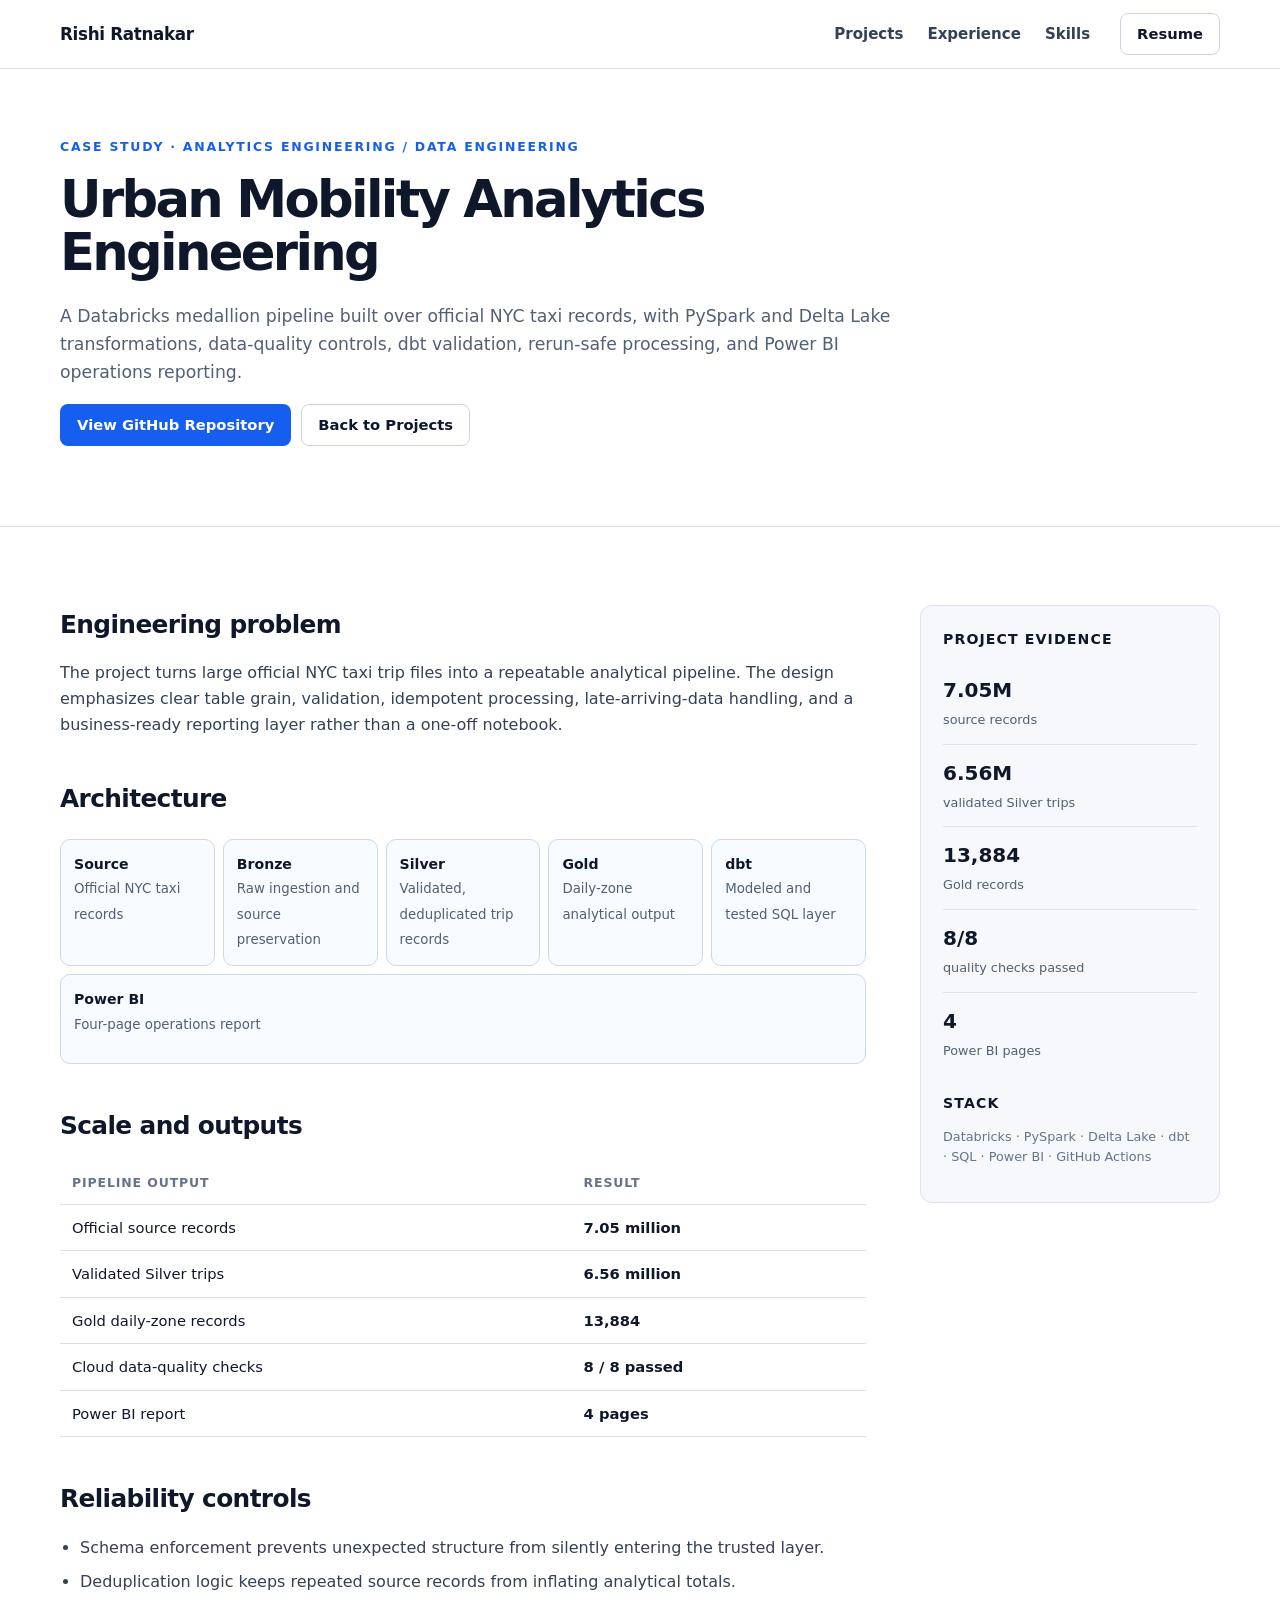
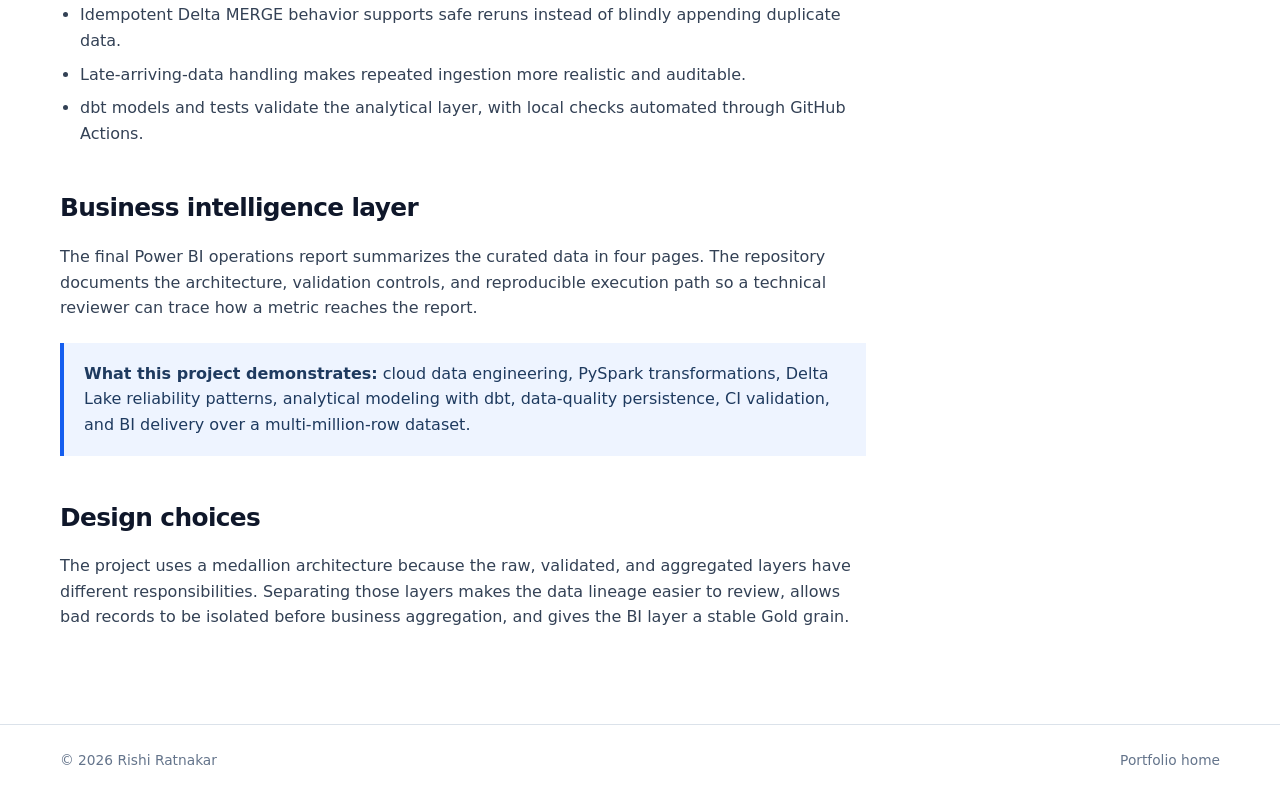
<file: projects/urban-mobility-analytics-engineering.html>
<!doctype html><html lang="en"><head><meta charset="utf-8"><meta name="viewport" content="width=device-width,initial-scale=1"><meta name="description" content="Urban Mobility Analytics Engineering case study by Rishi Ratnakar."><title>Urban Mobility Analytics Engineering | Rishi Ratnakar</title><link rel="stylesheet" href="../styles.css"></head><body>
<header class="site-header"><nav class="nav shell"><a class="brand" href="../index.html">Rishi Ratnakar</a><div class="nav-links"><a href="../index.html#projects">Projects</a><a href="../index.html#experience">Experience</a><a href="../index.html#skills">Skills</a></div><a class="button button-secondary" href="../resume.pdf" target="_blank" rel="noopener">Resume</a></nav></header>
<main><section class="case-hero"><div class="shell"><p class="kicker">Case Study · Analytics Engineering / Data Engineering</p><h1>Urban Mobility Analytics Engineering</h1><p class="case-sub">A Databricks medallion pipeline built over official NYC taxi records, with PySpark and Delta Lake transformations, data-quality controls, dbt validation, rerun-safe processing, and Power BI operations reporting.</p><div class="actions"><a class="button button-primary" href="https://github.com/RishiRatnakarData/urban-mobility-analytics-engineering" target="_blank" rel="noopener">View GitHub Repository</a><a class="button button-secondary" href="../index.html#projects">Back to Projects</a></div></div></section>
<section class="section"><div class="shell case-grid"><article class="case-main">
<h2>Engineering problem</h2><p>The project turns large official NYC taxi trip files into a repeatable analytical pipeline. The design emphasizes clear table grain, validation, idempotent processing, late-arriving-data handling, and a business-ready reporting layer rather than a one-off notebook.</p>
<h2>Architecture</h2><div class="arch"><div><b>Source</b><small>Official NYC taxi records</small></div><div><b>Bronze</b><small>Raw ingestion and source preservation</small></div><div><b>Silver</b><small>Validated, deduplicated trip records</small></div><div><b>Gold</b><small>Daily-zone analytical output</small></div><div><b>dbt</b><small>Modeled and tested SQL layer</small></div><div><b>Power BI</b><small>Four-page operations report</small></div></div>
<h2>Scale and outputs</h2><table class="results-table"><thead><tr><th>Pipeline output</th><th>Result</th></tr></thead><tbody><tr><td>Official source records</td><td>7.05 million</td></tr><tr><td>Validated Silver trips</td><td>6.56 million</td></tr><tr><td>Gold daily-zone records</td><td>13,884</td></tr><tr><td>Cloud data-quality checks</td><td>8 / 8 passed</td></tr><tr><td>Power BI report</td><td>4 pages</td></tr></tbody></table>
<h2>Reliability controls</h2><ul><li>Schema enforcement prevents unexpected structure from silently entering the trusted layer.</li><li>Deduplication logic keeps repeated source records from inflating analytical totals.</li><li>Idempotent Delta MERGE behavior supports safe reruns instead of blindly appending duplicate data.</li><li>Late-arriving-data handling makes repeated ingestion more realistic and auditable.</li><li>dbt models and tests validate the analytical layer, with local checks automated through GitHub Actions.</li></ul>
<h2>Business intelligence layer</h2><p>The final Power BI operations report summarizes the curated data in four pages. The repository documents the architecture, validation controls, and reproducible execution path so a technical reviewer can trace how a metric reaches the report.</p>
<div class="callout"><strong>What this project demonstrates:</strong> cloud data engineering, PySpark transformations, Delta Lake reliability patterns, analytical modeling with dbt, data-quality persistence, CI validation, and BI delivery over a multi-million-row dataset.</div>
<h2>Design choices</h2><p>The project uses a medallion architecture because the raw, validated, and aggregated layers have different responsibilities. Separating those layers makes the data lineage easier to review, allows bad records to be isolated before business aggregation, and gives the BI layer a stable Gold grain.</p>
</article><aside class="sidebar"><h3>Project evidence</h3><div class="stat"><strong>7.05M</strong><span>source records</span></div><div class="stat"><strong>6.56M</strong><span>validated Silver trips</span></div><div class="stat"><strong>13,884</strong><span>Gold records</span></div><div class="stat"><strong>8/8</strong><span>quality checks passed</span></div><div class="stat"><strong>4</strong><span>Power BI pages</span></div><h3 style="margin-top:18px">Stack</h3><p class="small-note">Databricks · PySpark · Delta Lake · dbt · SQL · Power BI · GitHub Actions</p></aside></div></section></main>
<footer class="footer"><div class="shell footer-inner"><span>© 2026 Rishi Ratnakar</span><a href="../index.html">Portfolio home</a></div></footer></body></html>
</file>
<file: styles.css>
:root {
  --ink:#0f172a;
  --muted:#526073;
  --line:#dbe2ea;
  --soft:#f6f8fb;
  --soft-blue:#eef4ff;
  --navy:#0b1f3a;
  --blue:#155eef;
  --blue-dark:#0b4fd4;
  --white:#ffffff;
  --green:#087a55;
  --max:1160px;
  --shadow:0 16px 44px rgba(15,23,42,.08);
}
*{box-sizing:border-box}
html{scroll-behavior:smooth}
body{margin:0;font-family:Inter,ui-sans-serif,system-ui,-apple-system,BlinkMacSystemFont,"Segoe UI",sans-serif;color:var(--ink);background:var(--white);line-height:1.6}
a{color:inherit;text-decoration:none}
a:focus-visible,button:focus-visible{outline:3px solid rgba(21,94,239,.35);outline-offset:3px}
img{max-width:100%}
.shell{width:min(var(--max),calc(100% - 40px));margin:0 auto}
.site-header{position:sticky;top:0;z-index:30;background:rgba(255,255,255,.96);backdrop-filter:blur(10px);border-bottom:1px solid var(--line)}
.nav{min-height:68px;display:flex;align-items:center;gap:30px}
.brand{font-size:1.05rem;font-weight:800;letter-spacing:-.02em;margin-right:auto}
.nav-links{display:flex;gap:24px;color:#334155;font-size:.94rem;font-weight:600}
.nav-links a:hover{color:var(--blue)}
.button{display:inline-flex;align-items:center;justify-content:center;gap:8px;min-height:42px;padding:0 16px;border-radius:8px;font-size:.92rem;font-weight:750;border:1px solid transparent;transition:.18s ease}
.button-primary{background:var(--blue);color:white}.button-primary:hover{background:var(--blue-dark)}
.button-secondary{background:white;border-color:#cbd5e1;color:var(--ink)}.button-secondary:hover{border-color:#94a3b8;background:#f8fafc}
.hero{padding:86px 0 64px;border-bottom:1px solid var(--line)}
.hero-grid{display:grid;grid-template-columns:minmax(0,1.35fr) minmax(320px,.65fr);gap:64px;align-items:start}
.kicker{font-size:.78rem;font-weight:800;letter-spacing:.14em;text-transform:uppercase;color:var(--blue);margin:0 0 16px}
h1{font-size:clamp(2.45rem,5vw,4.5rem);line-height:1.04;letter-spacing:-.052em;margin:0 0 24px;max-width:900px}
.hero-lede{font-size:1.12rem;color:var(--muted);max-width:770px;margin:0 0 28px}
.actions{display:flex;flex-wrap:wrap;gap:10px;margin:0 0 36px}
.profile-panel{border:1px solid var(--line);border-radius:14px;padding:26px;background:var(--soft);box-shadow:var(--shadow)}
.profile-panel h2{font-size:1.05rem;margin:0 0 14px}
.profile-panel dl{margin:0;display:grid;gap:14px}.profile-panel dt{font-size:.73rem;text-transform:uppercase;letter-spacing:.09em;font-weight:800;color:#64748b}.profile-panel dd{margin:3px 0 0;font-weight:650;color:#1e293b}
.section{padding:78px 0}
.section-muted{background:var(--soft);border-top:1px solid var(--line);border-bottom:1px solid var(--line)}
.section-head{display:grid;grid-template-columns:minmax(0,1fr) minmax(280px,440px);gap:40px;align-items:end;margin-bottom:36px}
.section-head h2{font-size:clamp(2rem,3.5vw,3rem);line-height:1.1;letter-spacing:-.04em;margin:0}.section-head p{margin:0;color:var(--muted)}
.section-head-single{grid-template-columns:minmax(0,820px);gap:0}
.hero .actions{margin-bottom:0}
.projects{display:grid;gap:26px}
.project{border:1px solid var(--line);border-radius:14px;overflow:hidden;background:white;box-shadow:0 8px 26px rgba(15,23,42,.045)}
.project-top{display:grid;grid-template-columns:minmax(0,1.3fr) minmax(300px,.7fr);gap:34px;padding:32px 34px 24px}
.project-index{font-size:.75rem;font-weight:800;letter-spacing:.12em;color:var(--blue);text-transform:uppercase;margin-bottom:10px}
.project h3{font-size:1.65rem;line-height:1.18;letter-spacing:-.03em;margin:0 0 10px}.project-summary{color:var(--muted);margin:0;max-width:750px}
.stack{display:flex;flex-wrap:wrap;gap:7px;margin-top:18px}.stack span{padding:5px 9px;border-radius:999px;background:#f1f5f9;border:1px solid #e2e8f0;font-size:.78rem;font-weight:700;color:#334155}
.metrics{display:grid;grid-template-columns:repeat(2,1fr);gap:10px;align-self:start}.metric{padding:15px;border:1px solid #d9e2f0;border-radius:10px;background:var(--soft-blue)}.metric strong{display:block;font-size:1.4rem;letter-spacing:-.035em;color:#0b3b9f}.metric span{font-size:.78rem;color:#526073}
.project-details{display:grid;grid-template-columns:1fr 1fr;gap:24px;padding:0 34px 28px}.project-details h4{font-size:.76rem;letter-spacing:.1em;text-transform:uppercase;color:#64748b;margin:0 0 10px}.project-details ul{padding-left:18px;margin:0;color:#334155}.project-details li+li{margin-top:7px}
.project-footer{display:flex;gap:18px;align-items:center;padding:18px 34px;border-top:1px solid var(--line);background:#fbfcfe;font-weight:750;font-size:.9rem}.project-footer a{color:var(--blue)}.project-footer a:hover{text-decoration:underline}
.grid-2{display:grid;grid-template-columns:1fr 1fr;gap:18px}.cap-card{border:1px solid var(--line);padding:24px;border-radius:12px;background:white}.cap-card h3{margin:0 0 8px;font-size:1.08rem}.cap-card p{margin:0;color:var(--muted)}
.timeline{display:grid;gap:18px}.role{display:grid;grid-template-columns:210px minmax(0,1fr);gap:30px;padding:28px 0;border-top:1px solid var(--line)}.role:first-child{border-top:0}.role-meta{color:var(--muted);font-size:.88rem}.role h3{font-size:1.18rem;margin:0 0 5px}.role .org{font-weight:700;color:#334155;margin-bottom:10px}.role ul{margin:0;padding-left:18px;color:#334155}.role li+li{margin-top:7px}
.edu-grid{display:grid;grid-template-columns:1fr 1fr;gap:18px}.edu-card{border:1px solid var(--line);border-radius:12px;padding:24px}.edu-card h3{margin:0 0 5px;font-size:1.1rem}.edu-card p{margin:0;color:var(--muted)}.edu-card .coursework{font-size:.88rem;margin-top:10px}
.contact{background:var(--navy);color:white}.contact .section-head p{color:#cbd5e1}.contact .kicker{color:#8cb5ff}.contact .button-secondary{background:transparent;color:white;border-color:#52657d}.contact .button-secondary:hover{background:rgba(255,255,255,.06)}
.footer{padding:24px 0;color:#64748b;font-size:.86rem;border-top:1px solid var(--line)}.footer-inner{display:flex;justify-content:space-between;gap:20px;flex-wrap:wrap}
.small-note{font-size:.8rem;color:#64748b;margin-top:12px}
/* case study */
.case-hero{padding:68px 0 44px;border-bottom:1px solid var(--line)}.case-hero h1{font-size:clamp(2.3rem,4vw,3.7rem);max-width:930px}.case-sub{font-size:1.08rem;color:var(--muted);max-width:850px}.case-grid{display:grid;grid-template-columns:minmax(0,1fr) 300px;gap:54px;align-items:start}.case-main h2{font-size:1.55rem;letter-spacing:-.025em;margin:42px 0 12px}.case-main h2:first-child{margin-top:0}.case-main p{color:#334155}.case-main ul{padding-left:20px;color:#334155}.case-main li+li{margin-top:8px}.sidebar{position:sticky;top:92px;border:1px solid var(--line);border-radius:12px;padding:22px;background:var(--soft)}.sidebar h3{font-size:.88rem;text-transform:uppercase;letter-spacing:.08em;margin:0 0 12px}.sidebar .stat{padding:12px 0;border-top:1px solid var(--line)}.sidebar .stat:first-of-type{border-top:0}.sidebar strong{display:block;font-size:1.25rem}.sidebar span{font-size:.8rem;color:var(--muted)}
.arch{display:flex;align-items:stretch;gap:8px;flex-wrap:wrap;margin:20px 0}.arch div{flex:1 1 130px;min-height:90px;border:1px solid #cdd8e8;border-radius:10px;background:#f8fbff;padding:13px}.arch b{display:block;font-size:.88rem}.arch small{color:var(--muted)}
.results-table{width:100%;border-collapse:collapse;margin-top:16px;font-size:.92rem}.results-table th,.results-table td{padding:11px 12px;border-bottom:1px solid var(--line);text-align:left}.results-table th{font-size:.78rem;text-transform:uppercase;letter-spacing:.07em;color:#64748b}.results-table td:last-child{font-weight:700}
.callout{border-left:4px solid var(--blue);background:var(--soft-blue);padding:18px 20px;margin:22px 0;color:#1e3a5f}
@media(max-width:900px){.hero-grid,.section-head,.project-top,.case-grid{grid-template-columns:1fr}.profile-panel{max-width:680px}.project-details{grid-template-columns:1fr}.role{grid-template-columns:1fr;gap:8px}.sidebar{position:static}.nav-links{display:none}}
@media(max-width:650px){.shell{width:min(var(--max),calc(100% - 28px))}.hero{padding:58px 0 44px}.section{padding:58px 0}.metrics,.grid-2,.edu-grid{grid-template-columns:1fr}.project-top,.project-details,.project-footer{padding-left:20px;padding-right:20px}.project-footer{align-items:flex-start;flex-direction:column;gap:8px}.nav{gap:12px}.brand{font-size:.98rem}.button{padding:0 12px}.case-hero{padding:48px 0 34px}}
</file>
